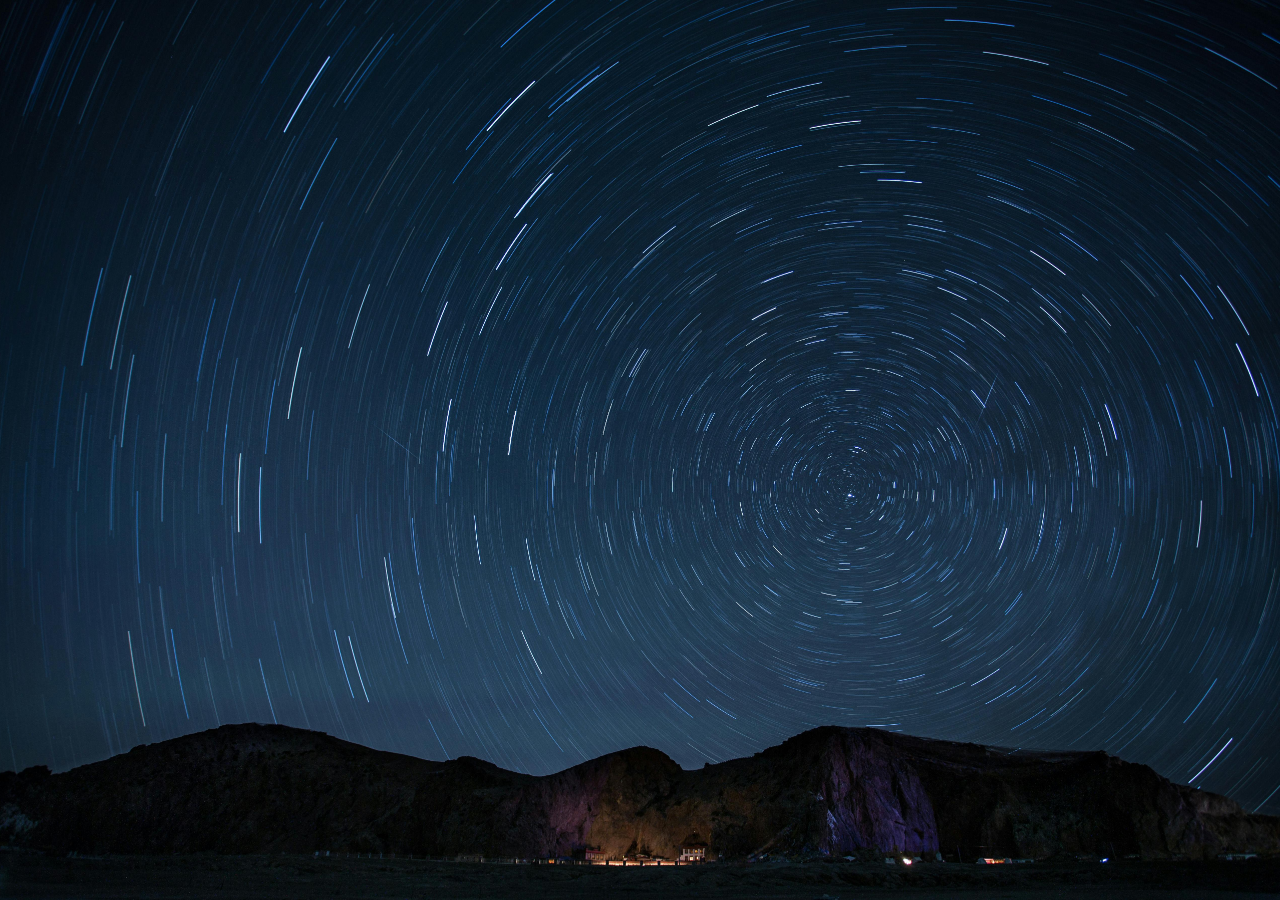
<file: ML WEB/index.html>
<!DOCTYPE html>
<html lang="en">
<head>
    <meta charset="UTF-8">
    <meta name="viewport" content="width=device-width, initial-scale=1.0">
    <title>Astronomy</title>
    <link rel="stylesheet" href="style.css">
</head>
<body>
    <div class="container">
        <h1>the planets & you</h1>
        <p>XI TKJ B</p>
        <button class="astro-btn" onclick="window.location.href='dashboard.html'">EXPLORE</button>
    </div>
</body>
</html>
</file>
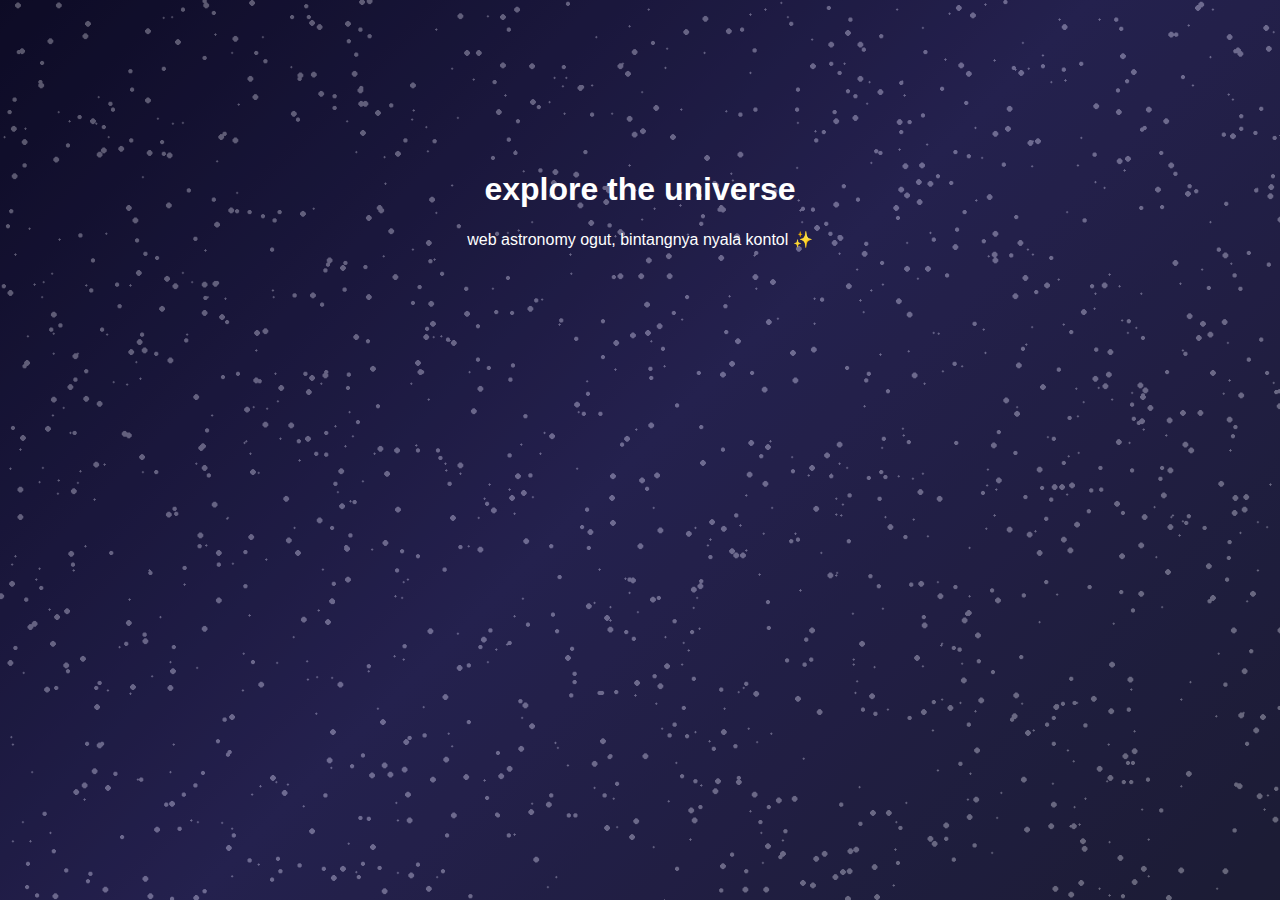
<file: ML WEB/dashboard.html>
<!DOCTYPE html>
<html lang="en">
<head>
  <meta charset="UTF-8">
  <title>Astronomy Web</title>
  <style>
    html, body {
      margin: 0;
      padding: 0;
      height: 100%;
      overflow: hidden;
    }

    body {
      background: linear-gradient(135deg, #0f0c29, #302b63, #24243e);
      position: relative;
    }

    .bintang {
  position: absolute;
  top: 0;
  left: 0;
  width: 100%;
  height: 100%;
  background: url(starry_background.png) repeat;
  background-size: cover;
  opacity: 0.3;
  animation: twinkle 2s infinite alternate;
  z-index: 0;
}

    .konten {
      position: relative;
      z-index: 1;
      color: white;
      text-align: center;
      padding-top: 150px;
      font-family: sans-serif;
    }

    @keyframes twinkle {
      from { opacity: 0.1; }
      to { opacity: 0.5; }
    }
  </style>
</head>
<body>
  <div class="bintang"></div>

  <div class="konten">
    <h1>explore the universe</h1>
    <p>web astronomy ogut, bintangnya nyala kontol ✨</p>
  </div>
</body>
</html>
</file>
<file: ML WEB/style.css>
@import url('https://fonts.googleapis.com/css2?family=Cinzel:wght@400..900&display=swap');
@import url('https://fonts.googleapis.com/css2?family=Cormorant+Garamond:ital,wght@0,600;1,600&display=swap');

*, body {
    padding: 0;
    margin: 0;
    background-image: url(bgg.jpg);
    background-repeat: no-repeat;
    background-size: cover;
    background-position: center;
    background-attachment: fixed;
}


.container {
    position: absolute;
    top: 45%;
    left: 50%;
    transform: translate(-50%, -50%);
    background: none;
    opacity: 0;
    animation: fadeIn 1.5s ease-in-out forwards;
    text-align: center;
}

@keyframes fadeIn {
    to {
        opacity: 1;
    }
}

.container h1 {
    background: none;
    font-family: 'Cormorant Garamond';
    color: white;
    font-size: 3.6em;
    cursor: default;
}

.container p {
    background: none;
    font-family: 'Cinzel';
    color: white;
    font-size: 1.1em;
    cursor: default;
}

.astro-btn {
    margin-top: 1em;
    padding: 15px 30px;
    border: 2px solid #00f5ff;
    background: transparent;
    color: #00f5ff;
    font-family: 'Cinzel';
    font-size: 1rem;
    letter-spacing: 2px;
    text-transform: uppercase;
    border-radius: 8px;
    cursor: pointer;
    position: relative;
    overflow: hidden;
    transition: all 0.3s ease;
    box-shadow: 00 15px rgba(0, 245, 255, 0.3);
}

.astro-btn::before {
    content: "";
    position: absolute;
    top: -50%;
    left: -50%;
    width: 200%;
    height: 200%;
    background: radial-gradient(circle, rgba(0,255,255,0.3) 0%, transparent 70%);
    animation: pulse 2.5s infinite;
    z-index: 0;
}

.astro-btn:hover {
    background: rgba(0, 245, 255, 0.1);
    box-shadow:  0 0 25px #00f5ff, 0 0 50px #00f5ff;
    transform: scale(1.05);
}

.astro-btn:active {
    transform: scale(0.95);
}

.astro-btn span {
    position: relative;
    z-index: 1;
}

@keyframes pulse {
    0% {
        transform: scale(0.5);
        opacity: 0.4;
    }
    50% {
        transform: scale(1.2);
        opacity: 0.2;
    }
    100% {
        transform: scale(0.5);
        opacity: 0.4;
    }
}
</file>
